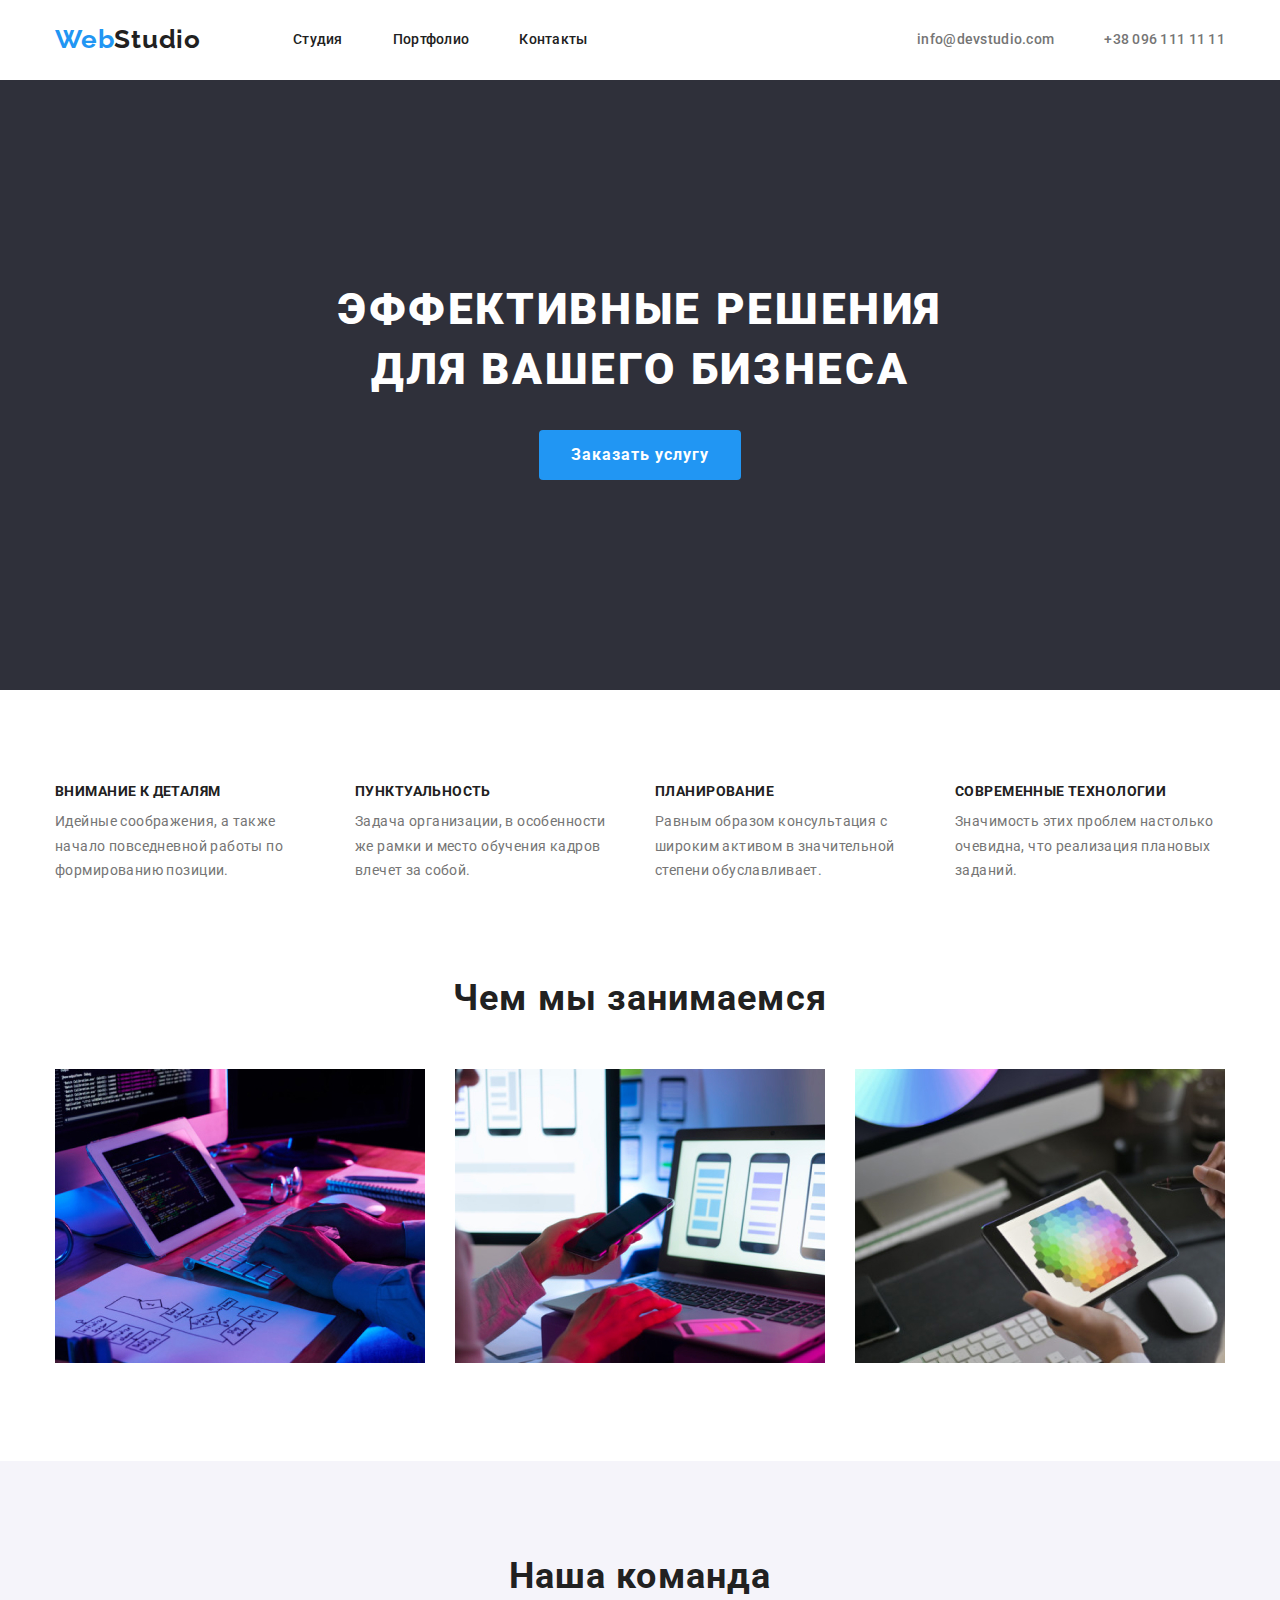
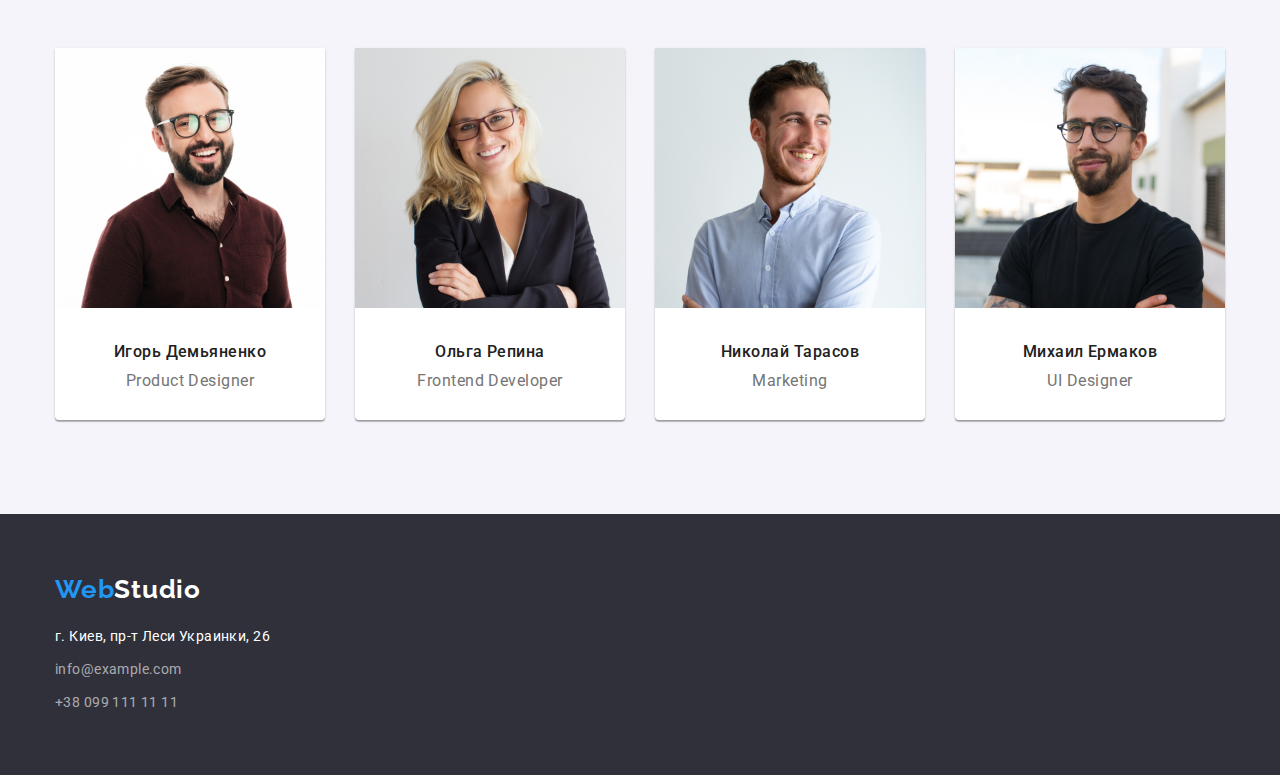
<file: index.html>
<!DOCTYPE html>
<html lang="ru">
  <head>
    <meta charset="UTF-8" />
    <meta http-equiv="X-UA-Compatible" content="IE=edge" />
    <meta name="viewport" content="width=device-width, initial-scale=1.0" />
    <title>WebStudio</title>
    <link rel="preconnect" href="https://fonts.googleapis.com" />
    <link rel="preconnect" href="https://fonts.gstatic.com" crossorigin />
    <link
      href="https://fonts.googleapis.com/css2?family=Raleway:wght@700&family=Roboto:wght@400;500;700;900&display=swap"
      rel="stylesheet"
    />
    <link
      rel="stylesheet"
      href="https://cdnjs.cloudflare.com/ajax/libs/modern-normalize/1.1.0/modern-normalize.min.css"
    />
    <link rel="stylesheet" href="css/styles.css" />
  </head>
  <body>
    <!-- /* -------------------header-------------------------- */ -->
    <header class="header">
      <div class="container nav-pos">
        <nav class="list">
          <div class="nav-pos">
            <a href="index.html" lang="en" class="link logo1">
              Web<span class="link logo2">Studio</span>
            </a>
            <ul class="list nav-list">
              <li class="item">
                <a href="index.html" class="link main-link">Студия</a>
              </li>
              <li class="item">
                <a href="portfolio.html" class="link main-link">Портфолио</a>
              </li>
              <li class="item">
                <a href="" class="link main-link">Контакты</a>
              </li>
            </ul>
          </div>
        </nav>
        <ul class="nav-contacts list">
          <li class="item">
            <a class="link nav-mail" href="mailto:info@devstudio.com">
              info@devstudio.com</a
            >
          </li>
          <li class="item">
            <a class="link nav-phone" href="tel:+380961111111"
              >+38 096 111 11 11</a
            >
          </li>
        </ul>
      </div>
    </header>
    <!-- /* -------------------main-------------------------- */ -->
    <main>
      <section class="hero-section">
        <h1 class="hero">Эффективные решения для вашего бизнеса</h1>
        <button type="button" class="main-btn">Заказать услугу</button>
      </section>
      <section class="section1 section">
        <div class="container">
          <h2 class="section1-header visually-hidden">Наши преимущества</h2>
          <ul class="list section1">
            <li class="item">
              <h3 class="section1-title">Внимание к деталям</h3>
              <p class="section1-text">
                Идейные соображения, а также начало повседневной работы по
                формированию позиции.
              </p>
            </li>
            <li class="item">
              <h3 class="section1-title">Пунктуальность</h3>
              <p class="section1-text">
                Задача организации, в особенности же рамки и место обучения
                кадров влечет за собой.
              </p>
            </li>
            <li class="item">
              <h3 class="section1-title">Планирование</h3>
              <p class="section1-text">
                Равным образом консультация с широким активом в значительной
                степени обуславливает.
              </p>
            </li>
            <li class="item">
              <h3 class="section1-title">Современные технологии</h3>
              <p class="section1-text">
                Значимость этих проблем настолько очевидна, что реализация
                плановых заданий.
              </p>
            </li>
          </ul>
        </div>
      </section>
      <section class="section">
        <div class="container padding0">
          <h2 class="section2-header">Чем мы занимаемся</h2>
          <ul class="list section2">
            <li class="item">
              <a class="image" href="">
                <img src="images/box1.jpg" alt="Верстка" width="370" />
              </a>
            </li>
            <li class="item">
              <a class="image" href="">
                <img
                  src="images/box2.jpg"
                  alt="Настройка веб сайта"
                  width="370"
                />
              </a>
            </li>
            <li class="item">
              <a class="image" href="">
                <img src="images/box3.jpg" alt="Дизайн" width="370" />
              </a>
            </li>
          </ul>
        </div>
      </section>
      <section class="section team">
        <div class="container">
          <h2 class="section3-header">Наша команда</h2>
          <ul class="list section3">
            <li class="item">
              <img src="images/team.jpg" alt="Игорь Демьяненко" width="270" />
              <div class="card-align">
                <h3 class="section3-title">Игорь Демьяненко</h3>
                <p lang="en" class="section3-text">Product Designer</p>
              </div>
            </li>
            <li class="item">
              <img src="images/team1.jpg" alt="Ольга Репина" width="270" />
              <div class="card-align">
                <h3 class="section3-title">Ольга Репина</h3>
                <p lang="en" class="section3-text">Frontend Developer</p>
              </div>
            </li>
            <li class="item item-color">
              <img src="images/team2.jpg" alt="Николай Тарасов" width="270" />
              <div class="card-align">
                <h3 class="section3-title">Николай Тарасов</h3>
                <p lang="en" class="section3-text">Marketing</p>
              </div>
            </li>
            <li class="item">
              <img src="images/team3.jpg" alt="Михаил Ермаков" width="270" />
              <div class="card-align">
                <h3 class="section3-title">Михаил Ермаков</h3>
                <p lang="en" class="section3-text">UI Designer</p>
              </div>
            </li>
          </ul>
        </div>
      </section>
    </main>
    <!-- /* -------------------footer-------------------------- */ -->
    <footer class="footer">
      <div class="container">
        <a href="index.html" lang="en" class="link logo1">
          Web<span class="link logo3">Studio</span>
        </a>
        <address class="footer-address">
          <ul class="list address-margin">
            <li class="item">
              <p>г. Киев, пр-т Леси Украинки, 26</p>
            </li>
            <li class="item">
              <a class="footer-info link" href="mailto:info@example.com"
                >info@example.com</a
              >
            </li>
            <li class="item">
              <a class="footer-info link" href="tel:+380991111111"
                >+38 099 111 11 11</a
              >
            </li>
          </ul>
        </address>
      </div>
    </footer>
  </body>
</html>
</file>
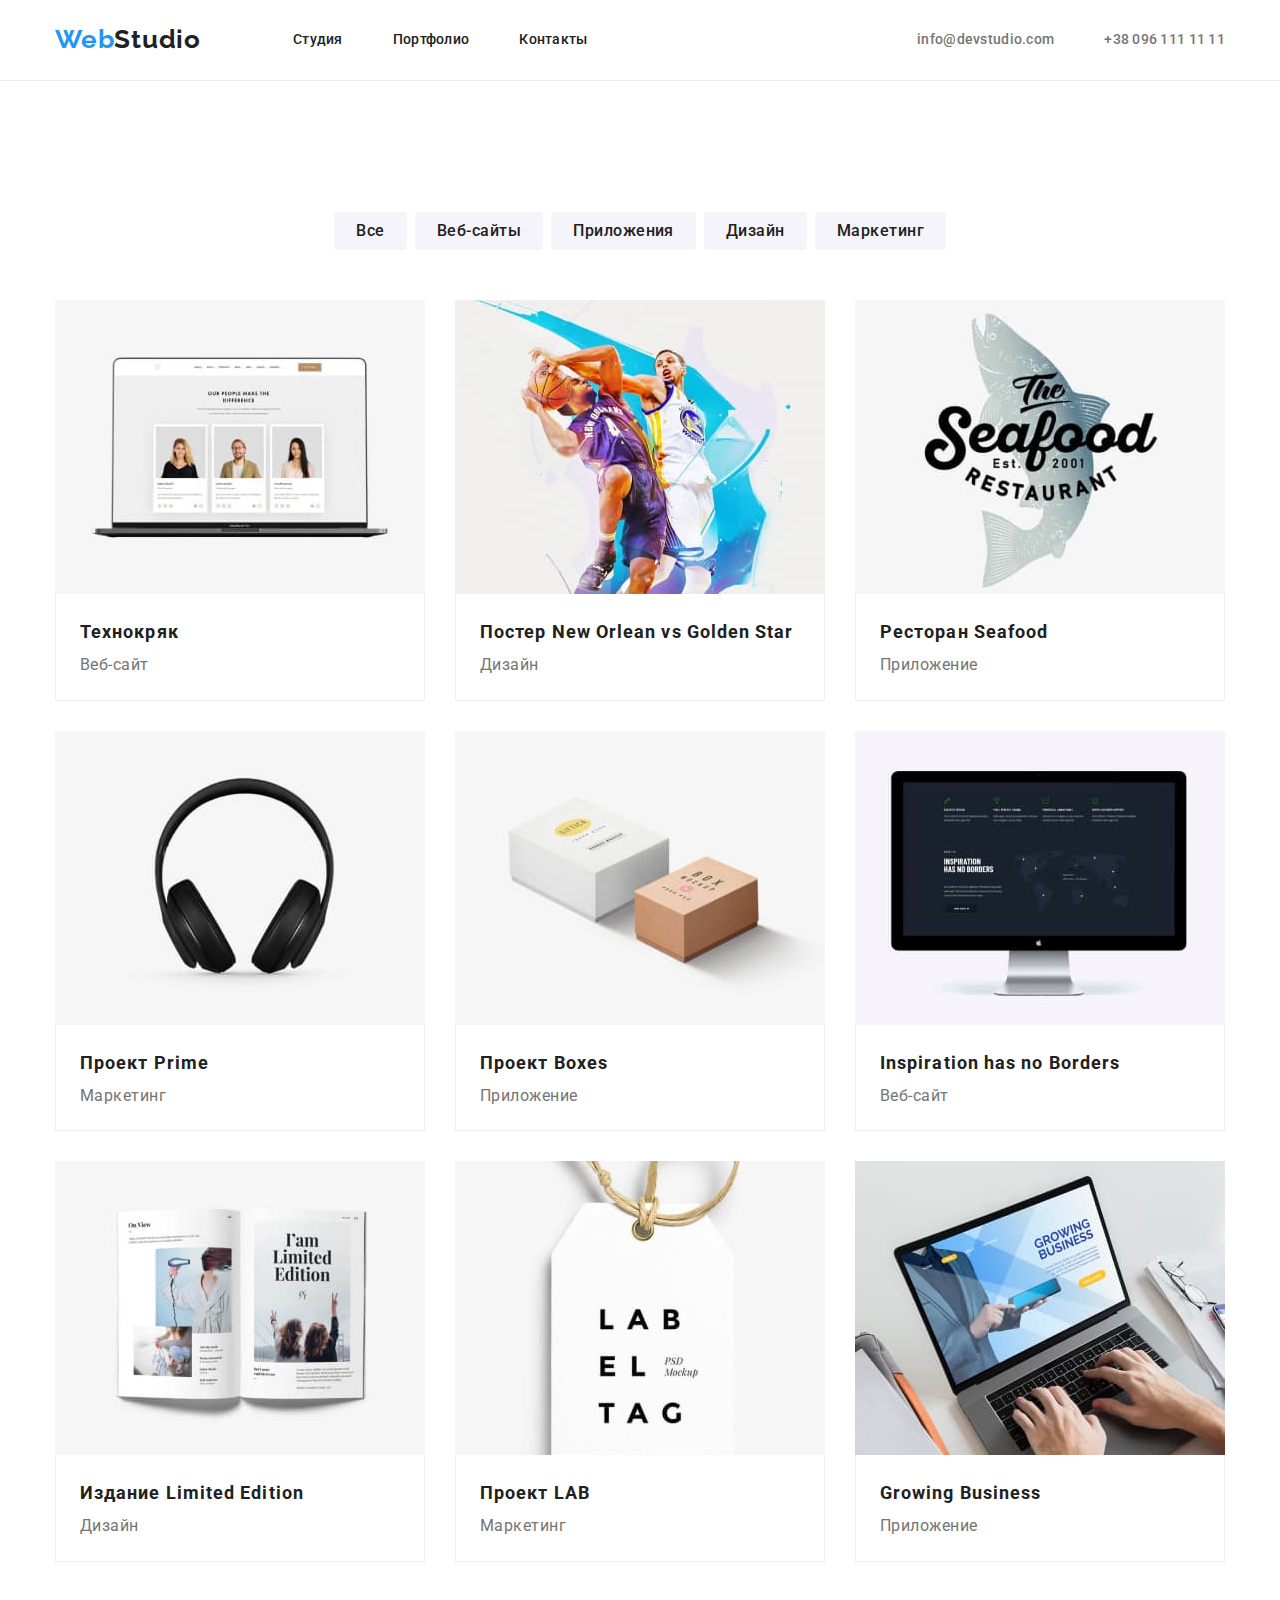
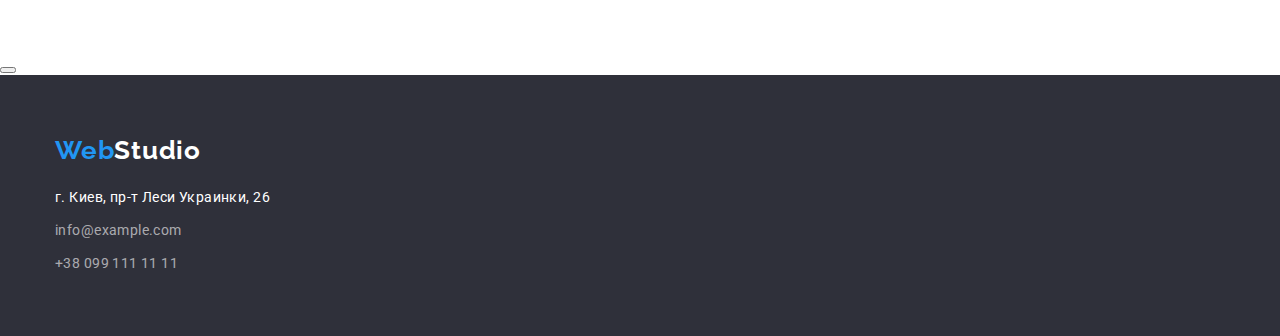
<file: portfolio.html>
<!DOCTYPE html>
<html lang="ru">
<head>
    <meta charset="UTF-8">
    <meta http-equiv="X-UA-Compatible" content="IE=edge">
    <meta name="viewport" content="width=device-width, initial-scale=1.0">
    <title>Document</title>
    <link rel="preconnect" href="https://fonts.googleapis.com" />
    <link rel="preconnect" href="https://fonts.gstatic.com" crossorigin />
    <link
      href="https://fonts.googleapis.com/css2?family=Raleway:wght@700&family=Roboto:wght@400;500;700;900&display=swap"
      rel="stylesheet"
    />
    <link
      rel="stylesheet"
      href="https://cdnjs.cloudflare.com/ajax/libs/modern-normalize/1.1.0/modern-normalize.min.css"
    />
    <link rel="stylesheet" href="css/styles.css" />
</head>
<body>
   <!-- /* -------------------header-------------------------- */ -->
    <header class="header-main">
      <div class="container nav-pos">
        <nav class="list">
          <div class="nav-pos">
            <a href="index.html" lang="en" class="link logo1">
              Web<span class="link logo2">Studio</span>
            </a>
            <ul class="list nav-list">
              <li class="item">
                <a href="index.html" class="link main-link">Студия</a>
              </li>
              <li class="item">
                <a href="portfolio.html" class="link main-link">Портфолио</a>
              </li>
              <li class="item">
                <a href="" class="link main-link">Контакты</a>
              </li>
            </ul>
          </div>
        </nav>
        <ul class="nav-contacts list">
          <li class="item">
            <a class="link nav-mail" href="mailto:info@devstudio.com">
              info@devstudio.com</a
            >
          </li>
          <li class="item">
            <a class="link nav-phone" href="tel:+380961111111"
              >+38 096 111 11 11</a
            >
          </li>
        </ul>
      </div>
    </header>
      <!-- /* -------------------main-------------------------- */ -->
      <main>
          <section class="section">
            <div class=" container">
              <h1 class=portfolio-header visually-hidden>Портфолио</h1>
              <ul class="list btn-list">
                  <li class="item">
                    <button type="button" class="help-btn">Все</button>
                  </li>
                  <li class="item">
                    <button type="button" class="help-btn">Веб-сайты</button>
                  </li>
                  <li class="item">
                    <button type="button" class="help-btn">Приложения</button>
                  </li>
                  <li class="item">
                    <button type="button" class="help-btn">Дизайн</button>
                  </li>
                  <li class="item">
                    <button type="button" class="help-btn">Маркетинг</button>
                  </li>
              </ul>
              <ul class="list help-card-list">
                  <li class="item">
                    <a href="">
                      <img src="images/service1.jpg" alt="Веб-сайт" width="370" class="image">
                      </a><div Class="help-card-align">
                      <h2 class="list-item-title">Технокряк</h2>
                    <p class="list-item-text">Веб-сайт</p> 
                  </div>
                  </li>
                  <li class="item">
                    <a href="">
                    <img src="images/service2.jpg" alt="Дизайн" width="370">
                    </a><div Class="help-card-align">
                    <h2 class="list-item-title">Постер New Orlean vs Golden Star</h2>
                    <p class="list-item-text">Дизайн</p>
                    </div>
                  </li> 
                  <li class="item">
                    <a href="">
                    <img src="images/service3.jpg" alt="Приложение" width="370">
                    </a><div Class="help-card-align">
                    <h2 class="list-item-title">Ресторан Seafood</h2>
                    <p class="list-item-text">Приложение</p>
                    </div>
                  </li> 
                  <li class="item">
                    <a href="">
                    <img src="images/service4.jpg" alt="Маркетинг" width="370">
                    </a><div Class="help-card-align">
                    <h2 class="list-item-title">Проект Prime</h2>
                    <p class="list-item-text">Маркетинг</p>
                    </div>
                  </li> 
                  <li class="item">
                    <a href="">
                    <img src="images/service5.jpg" alt="Приложение" width="370">
                    </a><div Class="help-card-align">
                    <h2 class="list-item-title">Проект Boxes</h2>
                    <p class="list-item-text">Приложение</p>
                    </div>
                    </li> 
                  <li class="item">
                    <a href="">
                    <img src="images/service6.jpg" alt="Веб-сайт" width="370">
                    </a><div Class="help-card-align">
                    <h2 class="list-item-title">Inspiration has no Borders</h2>
                    <p class="list-item-text">Веб-сайт</p>
                    </div>
                  </li> 
                  <li class="item">
                    <a href="">
                    <img src="images/service7.jpg" alt="Дизайн" width="370">
                    </a>
                    <div Class="help-card-align">
                    <h2 class="list-item-title">Издание Limited Edition</h2>
                    <p class="list-item-text">Дизайн</p>
                  </div>
                  </li> 
                  <li class="item">
                    <a href="">
                    <img src="images/service8.jpg" alt="Маркетинг" width="370">
                    </a>
                    <div Class="help-card-align">
                    <h2 class="list-item-title">Проект LAB</h2>
                    <p class="list-item-text">Маркетинг</p>
                    </div>
                  </li> 
                  <li class="item">
                    <a href="">
                    <img src="images/service9.jpg" alt="Приложение" width="370">
                    </a><div Class="help-card-align">
                    <h2 class="list-item-title">Growing Business</h2>
                    <p class="list-item-text">Приложение</p>
                    </div>
              </ul>
            </div>
          </section>
        <button type="button">
      </main>
      <!-- /* -------------------footer-------------------------- */ -->
      <footer class="footer">
      <div class="container">
        <a href="index.html" lang="en" class="link logo1">
          Web<span class="link logo3">Studio</span>
        </a>
        <address class="footer-address">
          <ul class="list address-margin">
          <li class="item">
            <p>г. Киев, пр-т Леси Украинки, 26</p>
          </li>
            <li class="item">
              <a class="footer-info link" href="mailto:info@example.com"
                >info@example.com</a
              >
            </li>
            <li class="item">
              <a class="footer-info link" href="tel:+380991111111"
                >+38 099 111 11 11</a
              >
            </li>
          </ul>
        </address>
      </div>
    </footer>
</body>
</html>
</file>
<file: css/styles.css>
:root {
  --accent-color: #2196f3;
  --main-title-color: #212121;
  --main-text-color: #757575;
  --main-background-color: #e5e5e5;
  --secondary-background-color: #2f303a;
  --thirdly-background-color: #f5f4fa;
}

p,
h1,
h2,
h3,
h4,
h5,
h6 {
  margin: 0;
}

ul {
  margin: 0;
  padding: 0;
}

body {
  font-family: roboto, sans-serif;
  color: var(--main-text-color);
}

.list {
  padding: 0;
  margin: 0;
  list-style: none;
}

.link {
  text-decoration: none;
}

.section {
  padding-top: 94px;
  padding-bottom: 94px;
}

.padding0 {
  padding-top: 0;
}

/* -------------------header-------------------------- */

.header-main {
  border-bottom: 1px solid #ececec;
}

.nav {
  background-color: #ffffff;
}

.nav-list {
  display: flex;
  margin-left: 92px;
}

.nav-list .item:not(:last-child) {
  margin-right: 50px;
}

.container {
  width: 1200px;
  margin-left: auto;
  margin-right: auto;
  padding-left: 15px;
  padding-right: 15px;
}

.nav-pos {
  display: flex;
  align-items: center;
}

.logo1 {
  margin-top: 24px;
  margin-bottom: 25px;

  font-weight: bold;
  font-size: 26px;
  line-height: 1.19;
  letter-spacing: 0.03em;
  font-family: Raleway;
  font-style: normal;
  color: #2196f3;
}

.logo2 {
  font-weight: bold;
  font-size: 26px;
  line-height: 1.19;
  letter-spacing: 0.03em;
  font-family: Raleway;
  font-style: normal;
  color: var(--main-title-color);
}

.main-link {
  display: block;
  padding-top: 21px;
  padding-bottom: 21px;

  font-weight: 500;
  font-size: 14px;
  line-height: 1.14;
  letter-spacing: 0.02em;
  color: var(--main-title-color);
}

.main-link:hover,
.main-link:focus {
  color: var(--accent-color);
}

.nav-contacts {
  display: flex;
  margin-left: auto;
}

.nav-contacts .link {
  display: block;
  padding-top: 21px;
  padding-bottom: 21px;
}

.nav-contacts .item + .item {
  margin-left: 50px;
}

.nav-mail {
  font-weight: 500;
  font-size: 14px;
  line-height: 1.14;
  letter-spacing: 0.02em;
  color: var(--main-text-color);
}

.nav-mail:hover,
.nav-mail:focus {
  color: var(--accent-color);
}

.nav-phone {
  font-weight: 500;
  font-size: 14px;
  line-height: 1.14;
  letter-spacing: 0.02em;
  color: var(--main-text-color);
}

.nav-phone:hover,
.nav-phone:focus {
  color: var(--accent-color);
}

/* -------------------main-------------------------- */

.hero-section {
  text-align: center;
  padding-bottom: 210px;
  padding-top: 200px;
}

.hero {
  display: inline-block;
  max-width: 696px;
  font-weight: 900;
  font-size: 44px;
  line-height: 1.36;
  letter-spacing: 0.06em;
  text-transform: uppercase;
  color: white;
}

.main-btn {
  margin-top: 30px;
  margin-right: auto;
  margin-left: auto;
  border-radius: 4px;
  min-width: 200px;
  padding: 10px 32px;
  border: 0px;

  font-family: inherit;
  font-weight: bold;
  font-size: 16px;
  line-height: 1.87;
  display: flex;
  letter-spacing: 0.06em;
  color: white;
  background-color: var(--accent-color);
  cursor: pointer;
}

.main-btn:hover,
.main-btn:focus {
  box-shadow: 0px 4px 4px rgba(0, 0, 0, 0.15);
  border-radius: 4px;
}

.hero-section {
  background-color: var(--secondary-background-color);
}

.section1 {
  display: flex;
  padding-bottom: 0;
}

.section1 .item {
  max-width: 270px;
}
.section1 .item:not(:last-child) {
  margin-right: 30px;
}

.section1-header {
  visibility: hidden;
}

.section1-title {
  font-weight: bold;
  font-size: 14px;
  line-height: 1.14;
  letter-spacing: 0.03em;
  text-transform: uppercase;
  color: var(--main-title-color);
}

.section1-text {
  margin-top: 10px;

  font-weight: normal;
  font-size: 14px;
  line-height: 1.75;
  letter-spacing: 0.03em;
}

.section2 {
  display: flex;
}

.section2 .item + .item {
  margin-left: 30px;
}

.section2-header {
  margin-bottom: 50px;

  font-weight: bold;
  font-size: 36px;
  line-height: 1.17;
  text-align: center;
  letter-spacing: 0.03em;
  color: var(--main-title-color);
}

.team {
  background-color: #f5f4fa;
}

.section3 {
  display: flex;
  align-items: center;
  margin-inline: auto;
}

.item-color {
  background-color: white;
}

.card-align :not(:last-child) {
  margin-bottom: 10px;
}

.card-align {
  padding-top: 30px;
  padding-bottom: 30px;
}

.section3 .item {
  background: white;
  box-shadow: 0px 1px 3px rgb(0 0 0 / 12%), 0px 1px 1px rgb(0 0 0 / 14%),
    0px 2px 1px rgb(0 0 0 / 20%);
  border-radius: 0px 0px 4px 4px;
}

.section3 .item + .item {
  margin-left: 30px;
}

.section3-header {
  margin-bottom: 50px;
  text-align: center;

  font-weight: bold;
  font-size: 36px;
  line-height: 1.17;
  letter-spacing: 0.03em;
  color: var(--main-title-color);
}

.section3-title {
  text-align: center;

  font-weight: 500;
  font-size: 16px;
  line-height: 1.19;
  letter-spacing: 0.03em;
  color: var(--main-title-color);
}

.section3-text {
  text-align: center;

  font-weight: normal;
  font-size: 16px;
  line-height: 1.19;
  letter-spacing: 0.03em;
}

.visually-hidden {
  position: absolute;
  white-space: nowrap;
  width: 1px;
  height: 1px;
  overflow: hidden;
  border: 0;
  padding: 0;
  clip: rect(0 0 0 0);
  clip-path: inset(50%);
  margin: -1px;
}
/* -------------------footer-------------------------- */

.logo3 {
  font-weight: bold;
  font-size: 26px;
  line-height: 1.19;
  letter-spacing: 0.03em;
  font-family: Raleway;
  font-style: normal;
  color: white;
}

.footer {
  background-color: var(--secondary-background-color);
  padding-top: 60px;
  padding-bottom: 60px;
}

.footer-address {
  margin-top: 20px;
  font-weight: normal;
  font-size: 14px;
  line-height: 1.71;
  letter-spacing: 0.03em;
  font-style: normal;
  color: white;
}
.address-margin .item + .item {
  margin-top: 9px;
}

.footer-info {
  font-weight: normal;
  font-size: 14px;
  line-height: 1.71;
  letter-spacing: 0.03em;
  font-style: normal;
  color: rgba(255, 255, 255, 0.6);
}

/* -------------------portfolio-------------------------- */

.portfolio-header {
  visibility: hidden;
}

.btn-list {
  display: flex;
  margin-bottom: 50px;
  justify-content: center;
  align-items: center;
}

.btn-list .item + .item {
  margin-left: 8px;
}

.help-btn {
  padding: 6px 22px;
  min-width: 73px;
  border-radius: 4px;
  border: 0;

  font-family: inherit;
  font-weight: 500;
  font-size: 16px;
  line-height: 1.62;
  text-align: center;
  letter-spacing: 0.03em;
  cursor: pointer;
  color: var(--main-title-color);
  background-color: #f5f4fa;
}

.help-btn:hover,
.help-btn:focus {
  box-shadow: 0px 3px 1px rgba(0, 0, 0, 0.1), 0px 1px 2px rgba(0, 0, 0, 0.08),
    0px 2px 2px rgba(0, 0, 0, 0.12);

  font-family: inherit;
  color: white;
  background-color: var(--accent-color);
}

.list-item-title {
  font-weight: bold;
  font-size: 18px;
  line-height: 2;
  letter-spacing: 0.06em;
  color: var(--main-title-color);
}

.list-item-text {
  margin-top: 4x;

  font-weight: normal;
  font-size: 16px;
  line-height: 1.87;
  letter-spacing: 0.03em;
}

.help-card-align {
  padding-top: 20px;
  padding-bottom: 20px;
  padding-left: 24px;
  padding-right: 24px;
  border-right: 1px solid #eeeeee;
  border-bottom: 1px solid #eeeeee;
  border-left: 1px solid #eeeeee;
}

.help-card-list {
  display: flex;
  flex-wrap: wrap;
}
.help-card-list img {
  display: block;
}

.help-card-list .item {
  margin-right: 30px;
  margin-bottom: 30px;
  background: var(--primary-title-color);

  border-radius: 0px 0px 4px 4px;
}

.help-card-list .item:nth-child(3n) {
  margin-right: 0px;
}

.help-card-list .item:nth-child(n + 7) {
  margin-bottom: 0;
}
</file>
